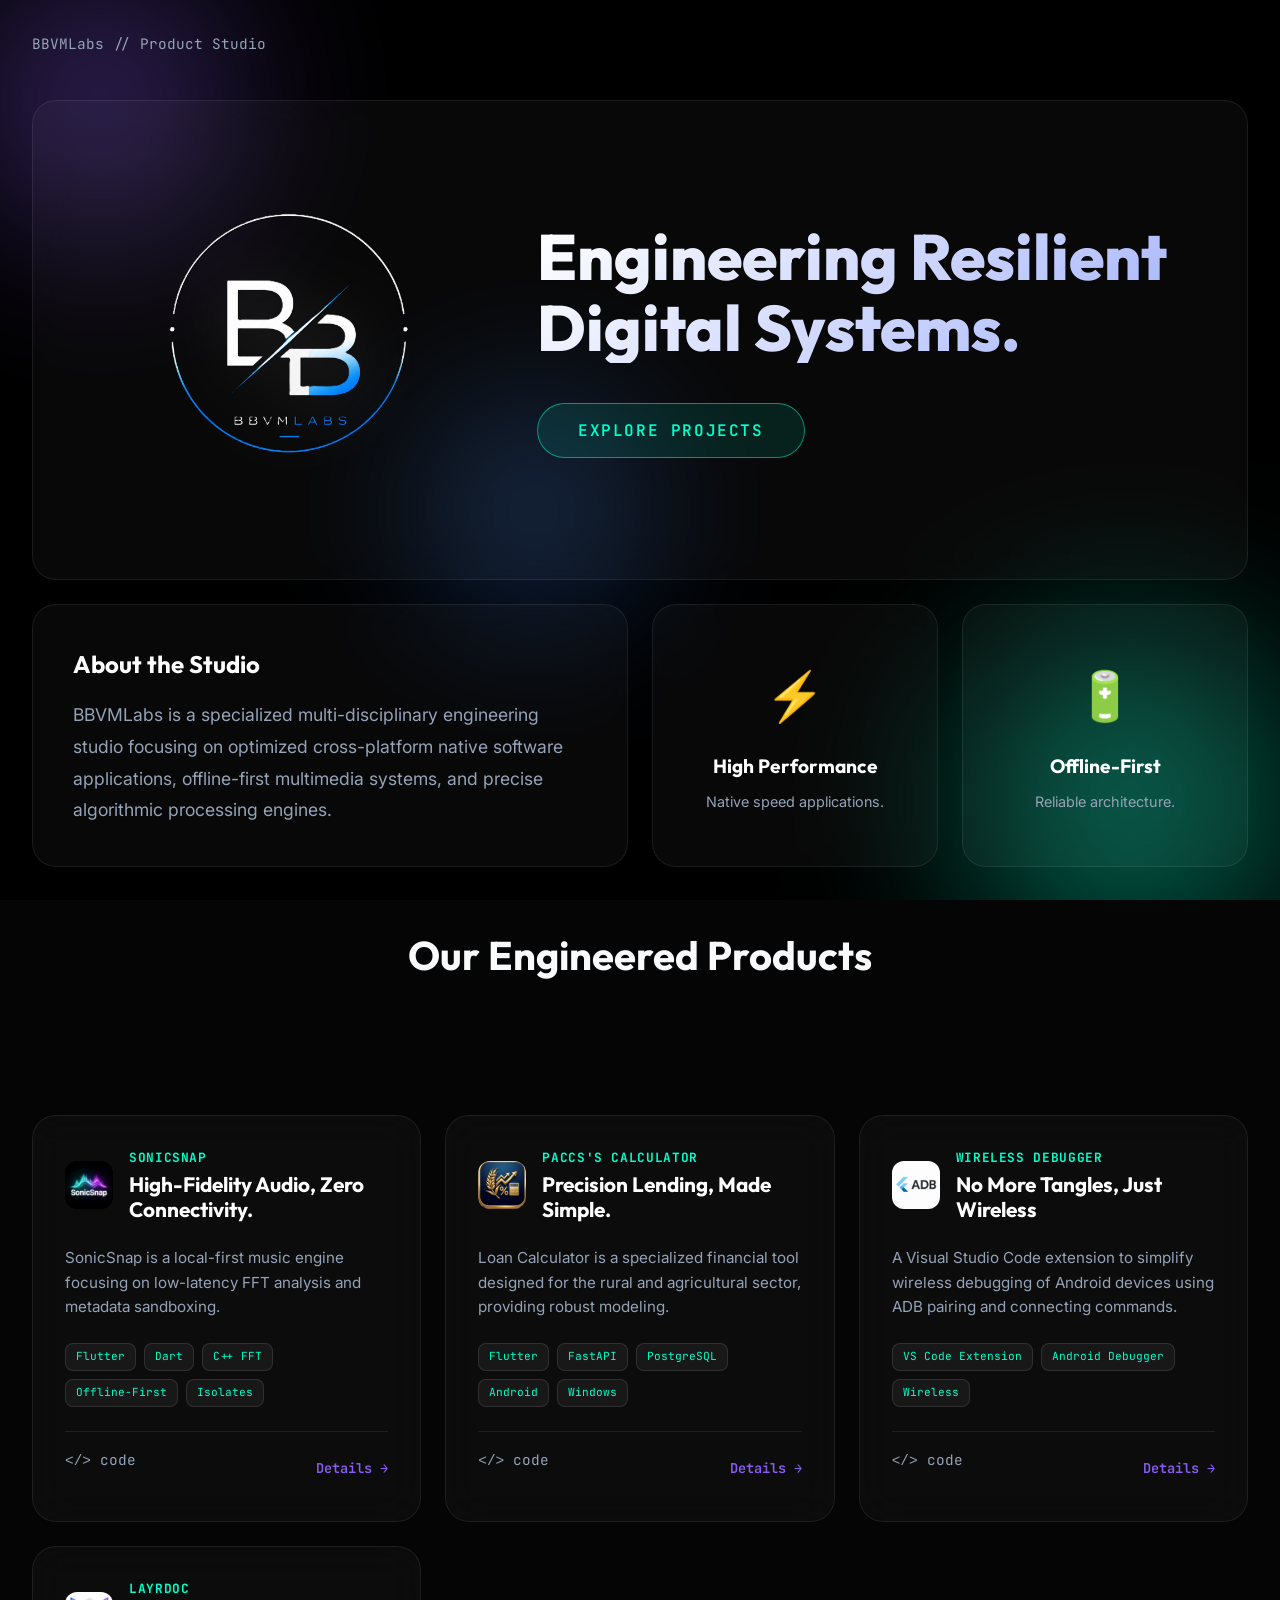
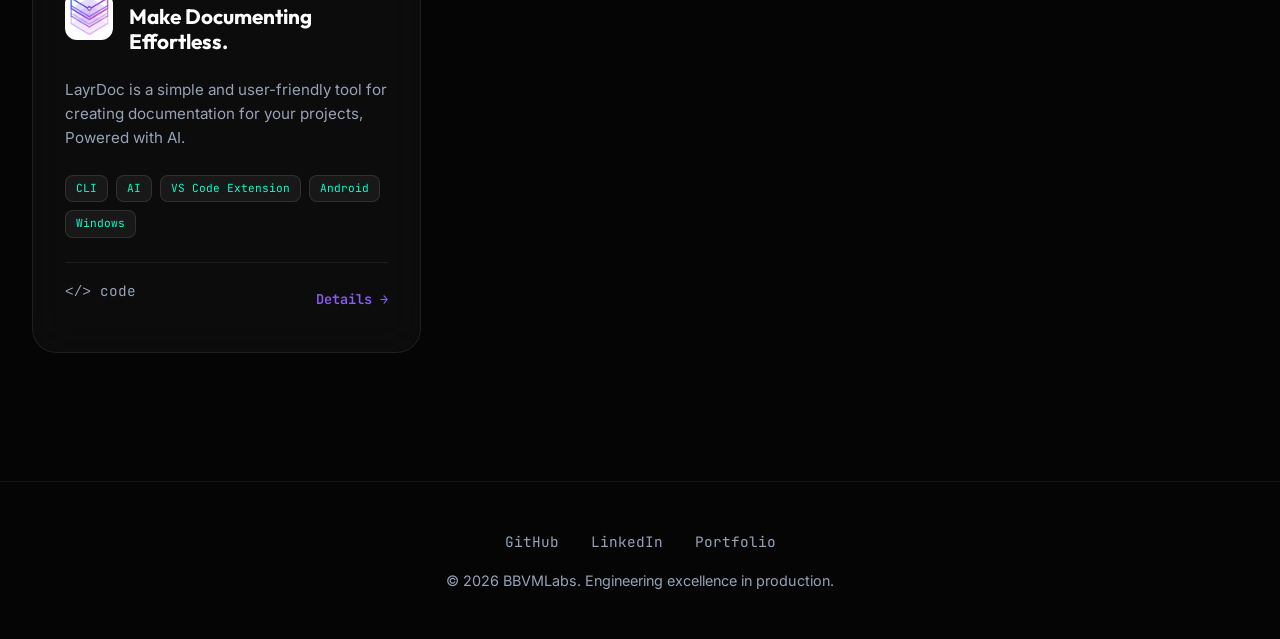
<file: index.html>
<!DOCTYPE html>
<html lang="en">
<head>
    <meta charset="UTF-8">
    <meta name="viewport" content="width=device-width, initial-scale=1.0">
    <link rel="icon" type="image/svg+xml" href="assets/svg/bbvmlabs.svg"/>
    <title>BBVMLabs | High-Performance Engineering</title>
    <!-- Google Fonts for sleek typography -->
    <link href="https://fonts.googleapis.com/css2?family=Inter:wght@400;600&family=JetBrains+Mono:wght@400;700&family=Outfit:wght@700;800&display=swap" rel="stylesheet">
    <link rel="stylesheet" href="style.css">
</head>
<body>

<!-- Animated background orbs -->
<div class="background-orbs">
    <div class="orb orb-1"></div>
    <div class="orb orb-2"></div>
    <div class="orb orb-3"></div>
</div>

<nav><a href="/">BBVMLabs // Product Studio</a></nav>

<main class="bento-container">
    <!-- Hero / Intro Cell -->
    <section class="bento-cell bento-hero">
        <img src="assets/images/logo.png" alt="BBVMLabs Logo" class="bento-logo">
        <div class="hero-text-content">
            <h1>Engineering Resilient<br>Digital Systems.</h1>
            <button class="explore-btn" onclick="document.getElementById('bento-projects').scrollIntoView({behavior: 'smooth'});">
                Explore Projects
            </button>
        </div>
    </section>

    <!-- About Cell -->
    <section class="bento-cell bento-about">
        <h3>About the Studio</h3>
        <p>BBVMLabs is a specialized multi-disciplinary engineering studio focusing on optimized cross-platform native software applications, offline-first multimedia systems, and precise algorithmic processing engines.</p>
    </section>

    <!-- Stats / Capabilities Cells -->
    <section class="bento-cell bento-stat">
        <div class="stat-icon">⚡</div>
        <h4>High Performance</h4>
        <p>Native speed applications.</p>
    </section>

    <section class="bento-cell bento-stat">
        <div class="stat-icon">🔋</div>
        <h4>Offline-First</h4>
        <p>Reliable architecture.</p>
    </section>

    <div class="bento-header" id="bento-projects">
        <h2>Our Engineered Products</h2>
    </div>

    <!-- The Projects Grid container for JS injection -->
    <div id="view-projects-grid" class="bento-projects-grid"></div>

</main>

<footer>
    <div class="footer-links">
        <a href="https://github.com/BBvmlabs">GitHub</a>
        <a href="https://www.linkedin.com/in/badhrins">LinkedIn</a>
        <a href="https://portfolio.bbvmlabs.top">Portfolio</a>
    </div>
    <p>&copy; <span id="currentYear"></span> BBVMLabs. Engineering excellence in production.</p>
    <script>
      document.getElementById("currentYear").innerHTML = new Date().getFullYear();
    </script> 
</footer>

<script src="index.js" defer></script>
</body>
</html>
</file>
<file: style.css>
:root {
    --bg-page: #050505;
    --bento-bg: rgba(255, 255, 255, 0.03);
    --bento-border: rgba(255, 255, 255, 0.08);
    --bento-hover: rgba(255, 255, 255, 0.06);
    --text-main: #f8fafc;
    --text-dim: #94a3b8;
    --accent-cyan: #00ffcc;
    --accent-purple: #8b5cf6;
    --font-heading: 'Outfit', 'Inter', sans-serif;
    --font-body: 'Inter', sans-serif;
    --font-mono: 'JetBrains Mono', monospace;
}

* { margin: 0; padding: 0; box-sizing: border-box; }
html { scroll-behavior: smooth; }
body {
    background-color: var(--bg-page);
    color: var(--text-main);
    font-family: var(--font-body);
    line-height: 1.6;
    min-height: 100vh;
    overflow-x: hidden;
    position: relative;
}

/* Background Orbs */
.background-orbs {
    position: fixed;
    top: 0; left: 0; width: 100vw; height: 100vh;
    z-index: -1;
    overflow: hidden;
    background: #000;
}
.orb {
    position: absolute;
    border-radius: 50%;
    filter: blur(80px);
    opacity: 0.5;
    animation: float 20s infinite alternate ease-in-out;
}
.orb-1 {
    width: 400px; height: 400px;
    background: radial-gradient(circle, var(--accent-purple) 0%, transparent 70%);
    top: -100px; left: -100px;
}
.orb-2 {
    width: 500px; height: 500px;
    background: radial-gradient(circle, var(--accent-cyan) 0%, transparent 70%);
    bottom: -150px; right: -100px;
    animation-delay: -5s;
}
.orb-3 {
    width: 300px; height: 300px;
    background: radial-gradient(circle, #3b82f6 0%, transparent 70%);
    top: 40%; left: 30%;
    animation-delay: -10s;
}

@keyframes float {
    0% { transform: translate(0, 0); }
    100% { transform: translate(100px, 50px); }
}

/* Nav */
nav {
    padding: 2rem;
    font-family: var(--font-mono);
    font-size: 0.9rem;
    color: var(--text-dim);
    position: absolute;
    top: 0; left: 0;
    z-index: 10;
}
nav a { color: inherit; text-decoration: none; transition: color 0.3s; }
nav a:hover { color: var(--accent-cyan); }

/* Bento Container */
.bento-container {
    max-width: 1400px;
    margin: 0 auto;
    padding: 100px 2rem 4rem;
    display: grid;
    grid-template-columns: repeat(4, 1fr);
    grid-auto-rows: minmax(200px, auto);
    gap: 1.5rem;
}

/* General Cell Styling */
.bento-cell {
    background: var(--bento-bg);
    border: 1px solid var(--bento-border);
    border-radius: 24px;
    padding: 2.5rem;
    backdrop-filter: blur(20px);
    -webkit-backdrop-filter: blur(20px);
    transition: transform 0.4s cubic-bezier(0.175, 0.885, 0.32, 1.275), background 0.3s, border-color 0.3s;
    display: flex;
    flex-direction: column;
    justify-content: center;
    position: relative;
    overflow: hidden;
}
.bento-cell:hover {
    transform: translateY(-5px) scale(1.01);
    background: var(--bento-hover);
    border-color: rgba(255,255,255,0.2);
    box-shadow: 0 20px 40px rgba(0,0,0,0.4);
}

/* Specific Cells */
.bento-hero {
    grid-column: span 4;
    grid-row: span 2;
    flex-direction: row;
    align-items: center;
    justify-content: space-between;
    text-align: left;
    padding: 4rem 5rem;
    gap: 4rem;
}
.bento-logo {
    width: 350px;
    height: auto;
    filter: drop-shadow(0 0 30px rgba(255,255,255,0.15));
    flex-shrink: 0;
}
.hero-text-content {
    display: flex;
    flex-direction: column;
    align-items: flex-start;
}
.bento-hero h1 {
    font-family: var(--font-heading);
    font-size: clamp(3rem, 5vw, 4.5rem);
    font-weight: 800;
    line-height: 1.1;
    margin-bottom: 2.5rem;
    background: linear-gradient(135deg, #fff, #a5b4fc);
    -webkit-background-clip: text;
    background-clip: text;
    -webkit-text-fill-color: transparent;
}
.explore-btn {
    padding: 1rem 2.5rem;
    border-radius: 50px;
    border: 1px solid rgba(0, 255, 204, 0.5);
    background: rgba(0, 255, 204, 0.1);
    color: var(--accent-cyan);
    font-family: var(--font-mono);
    font-size: 1rem;
    font-weight: 600;
    cursor: pointer;
    transition: all 0.3s;
    text-transform: uppercase;
    letter-spacing: 0.1em;
    animation: pulseGlow 2s infinite alternate;
}
.explore-btn:hover {
    background: var(--accent-cyan);
    color: #000;
    box-shadow: 0 0 20px rgba(0, 255, 204, 0.6);
    transform: scale(1.05);
}

@keyframes pulseGlow {
    0% { box-shadow: 0 0 5px rgba(0, 255, 204, 0.2); }
    100% { box-shadow: 0 0 20px rgba(0, 255, 204, 0.5); }
}

.bento-about {
    grid-column: span 2;
    align-items: flex-start;
}
.bento-about h3 { font-size: 1.5rem; margin-bottom: 1rem; color: #fff; font-family: var(--font-heading); }
.bento-about p { color: var(--text-dim); font-size: 1.1rem; line-height: 1.8; }

.bento-stat {
    grid-column: span 1;
    text-align: center;
    align-items: center;
}
.stat-icon { font-size: 3rem; margin-bottom: 1rem; }
.bento-stat h4 { font-size: 1.2rem; color: #fff; margin-bottom: 0.5rem; font-family: var(--font-heading); }
.bento-stat p { color: var(--text-dim); font-size: 0.9rem; }

/* Projects Section */
.bento-header {
    grid-column: span 4;
    padding-top: 2rem;
    text-align: center;
}
.bento-header h2 {
    font-size: 2.5rem;
    font-family: var(--font-heading);
}

.bento-projects-grid {
    grid-column: span 4;
    display: grid;
    grid-template-columns: repeat(3, 1fr);
    gap: 1.5rem;
}

/* Project Cards Update */
.project-card {
    background: var(--bento-bg);
    border: 1px solid var(--bento-border);
    border-radius: 24px;
    padding: 2rem;
    display: flex;
    flex-direction: column;
    backdrop-filter: blur(20px);
    -webkit-backdrop-filter: blur(20px);
    transition: all 0.4s ease;
    height: 100%;
    position: relative;
    overflow: hidden;
}
.project-card:hover {
    transform: translateY(-5px);
    border-color: var(--accent-cyan);
    background: rgba(0, 255, 204, 0.05);
    box-shadow: 0 10px 30px rgba(0,0,0,0.5), inset 0 0 20px rgba(0, 255, 204, 0.1);
}
.card-top { margin-bottom: 1.5rem; display: flex; align-items: center; gap: 1rem; }
.card-logo { width: 48px; height: 48px; border-radius: 12px; flex-shrink: 0; }
.card-title-group { display: flex; flex-direction: column; }
.card-name { font-size: 0.8rem; color: var(--accent-cyan); text-transform: uppercase; letter-spacing: 0.05em; font-family: var(--font-mono); margin-bottom: 0.25rem; }
.card-top h2 { font-size: 1.3rem; color: #fff; line-height: 1.2; font-family: var(--font-heading); }
.card-desc { color: var(--text-dim); font-size: 0.95rem; line-height: 1.6; margin-bottom: 1.5rem; flex-grow: 1; }
.tag-row { display: flex; flex-wrap: wrap; gap: 8px; margin-bottom: 1.5rem; }
.tag { font-family: var(--font-mono); font-size: 0.7rem; padding: 4px 10px; background: rgba(255,255,255,0.05); border: 1px solid rgba(255,255,255,0.1); border-radius: 8px; color: var(--accent-cyan); }
.card-footer { display: flex; justify-content: space-between; align-items: center; border-top: 1px solid var(--bento-border); padding-top: 1rem; }
.footer-links a, .details-link { color: var(--text-dim); text-decoration: none; font-size: 0.85rem; font-family: var(--font-mono); transition: color 0.3s; }
.footer-links a:hover { color: #fff; }
.details-link { color: var(--accent-purple); font-weight: 600; display: flex; align-items: center; gap: 5px; }
.details-link:hover { color: #fff; gap: 10px; }

/* Footer */
footer { padding: 3rem 0; text-align: center; border-top: 1px solid var(--bento-border); margin-top: 4rem; position: relative; z-index: 10; }
.footer-links { display: flex; justify-content: center; gap: 2rem; margin-bottom: 1rem; }
.footer-links a { color: var(--text-dim); text-decoration: none; font-family: var(--font-mono); font-size: 0.9rem; transition: color 0.3s; }
.footer-links a:hover { color: var(--accent-cyan); }
footer p { color: var(--text-dim); font-size: 0.9rem; }

/* Responsive */
@media (max-width: 1024px) {
    .bento-container { grid-template-columns: repeat(2, 1fr); }
    .bento-hero, .bento-header, .bento-projects-grid { grid-column: span 2; }
    .bento-projects-grid { grid-template-columns: repeat(2, 1fr); }
    .bento-hero {
        flex-direction: column;
        text-align: center;
        padding: 2.5rem;
        gap: 2rem;
    }
    .hero-text-content {
        align-items: center;
    }
    .bento-logo {
        width: 200px;
    }
}
@media (max-width: 768px) {
    .bento-container { grid-template-columns: 1fr; }
    .bento-hero, .bento-about, .bento-stat, .bento-header, .bento-projects-grid { grid-column: span 1; }
    .bento-projects-grid { grid-template-columns: 1fr; }
    .bento-hero h1 { font-size: 2.5rem; }
}
</file>
